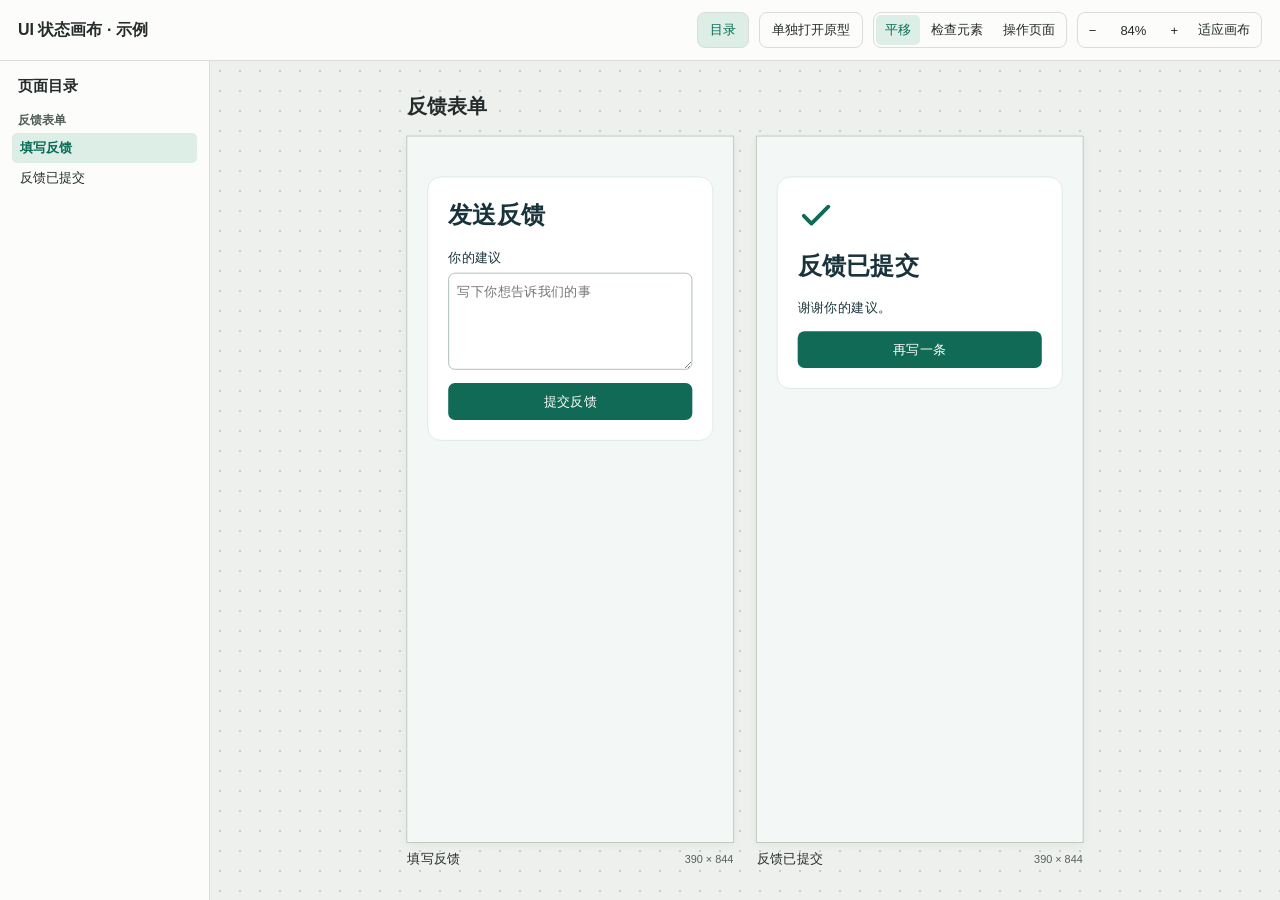
<file: ui-state-board/assets/canvas/index.html>
<!doctype html>
<html lang="zh-CN">
<head>
  <meta charset="utf-8">
  <meta name="viewport" content="width=device-width, initial-scale=1">
  <title>UI 状态画布</title>
  <link rel="stylesheet" href="canvas.css">
  <script src="canvas.js" defer></script>
</head>
<body>
  <header class="toolbar">
    <h1 id="board-title">UI 状态画布</h1>
    <div class="controls">
      <button type="button" id="directory-toggle" aria-controls="directory" aria-expanded="true">目录</button>
      <a id="prototype-link" class="prototype-link" target="_blank" rel="noopener" hidden>单独打开原型</a>
      <div class="control-group" role="group" aria-label="画布模式">
        <button type="button" data-mode="pan" aria-pressed="true">平移</button>
        <button type="button" data-mode="inspect" aria-pressed="false">检查元素</button>
        <button type="button" data-mode="interact" aria-pressed="false">操作页面</button>
      </div>
      <div class="control-group" role="group" aria-label="画布缩放">
        <button type="button" id="zoom-out" aria-label="缩小">−</button>
        <button type="button" id="zoom-reset" aria-label="恢复到 100%" title="恢复到 100%">100%</button>
        <button type="button" id="zoom-in" aria-label="放大">+</button>
        <button type="button" id="zoom-fit">适应画布</button>
      </div>
    </div>
  </header>

  <main class="workspace">
    <nav id="directory" class="directory" aria-labelledby="directory-title">
      <h2 id="directory-title">页面目录</h2>
      <div id="directory-groups"></div>
    </nav>
    <div id="viewport" class="viewport" data-mode="pan" aria-label="状态画布">
      <div id="scene" class="scene"></div>
      <p id="board-message" class="board-message" role="status" hidden></p>
    </div>
    <aside id="inspector" class="inspector" aria-label="元素检查" hidden>
      <h2>元素检查</h2>
      <label for="state-select">页面 / 状态</label>
      <select id="state-select"></select>
      <p id="frame-summary" class="summary" role="status"></p>
      <label for="element-select">页面元素</label>
      <select id="element-select" disabled></select>
      <dl id="selection-details" hidden>
        <dt>元素 ID</dt><dd id="selected-id"></dd>
        <dt>标签</dt><dd id="selected-tag"></dd>
      </dl>
      <div id="location-actions" class="location-actions" hidden>
        <button type="button" id="copy-location">复制组件 ID</button>
        <span id="copy-status" role="status"></span>
      </div>
    </aside>
  </main>
</body>
</html>
</file>
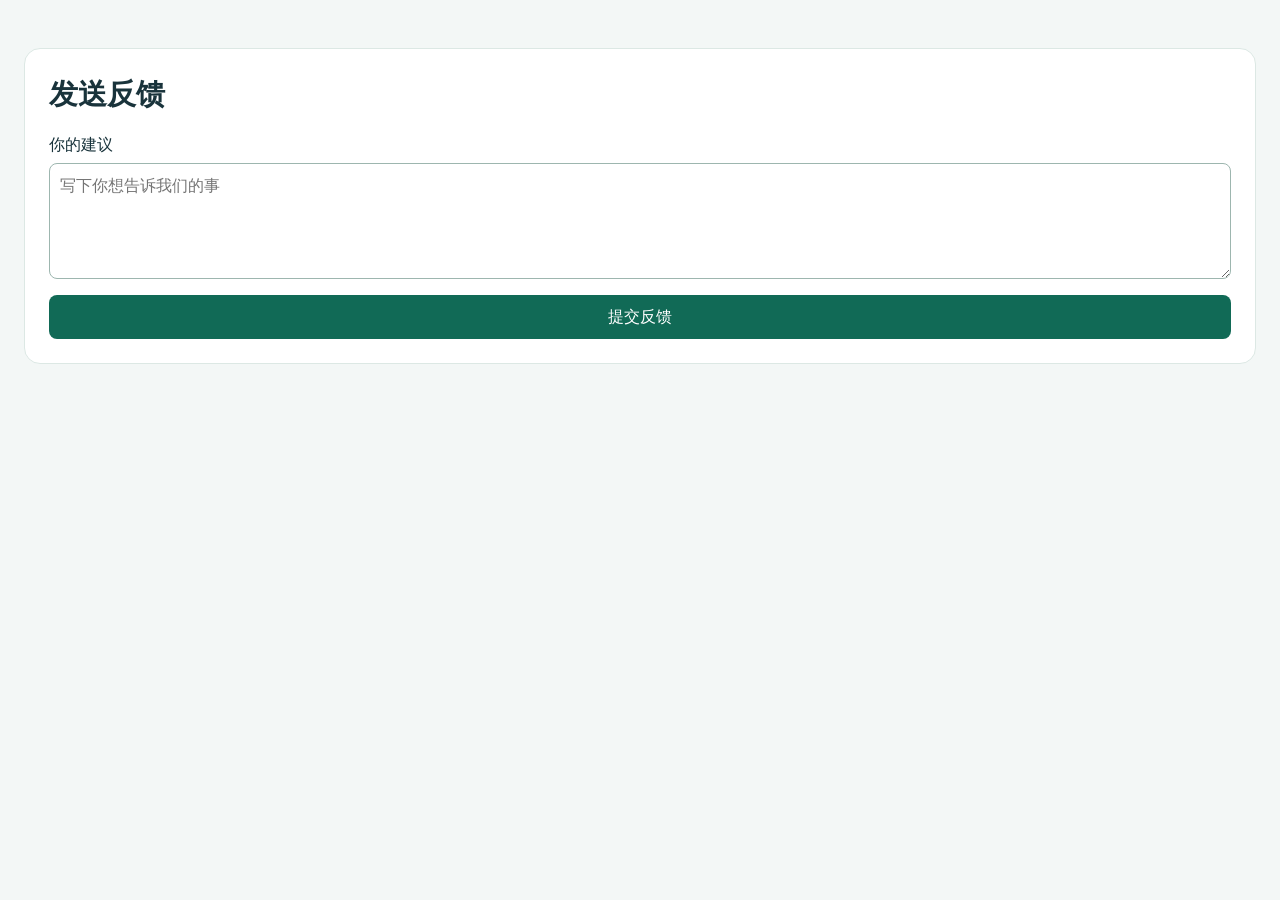
<file: ui-state-board/assets/canvas/example/feedback.html>
<!doctype html>
<html id="feedback-document" lang="zh-CN">
<head id="feedback-head">
  <meta id="feedback-charset" charset="utf-8">
  <meta id="feedback-viewport" name="viewport" content="width=device-width, initial-scale=1">
  <title id="feedback-title">反馈表单</title>
  <style id="feedback-styles">
    * { box-sizing: border-box; }
    body {
      margin: 0;
      min-height: 100vh;
      padding: 48px 24px;
      color: #19333b;
      background: #f3f7f6;
      font: 16px/1.5 system-ui, sans-serif;
    }
    [hidden] { display: none !important; }
    main { padding: 24px; background: white; border: 1px solid #dce8e4; border-radius: 16px; }
    h1 { margin: 0 0 14px; font-size: 29px; }
    label { display: block; margin: 16px 0 6px; }
    textarea { display: block; width: 100%; min-height: 116px; padding: 10px; border: 1px solid #9db6af; border-radius: 8px; font: inherit; }
    button { display: block; width: 100%; margin-top: 16px; padding: 10px; border: 0; border-radius: 8px; background: #116a56; color: white; font: inherit; cursor: pointer; }
    svg { display: block; width: 44px; height: 44px; margin-bottom: 16px; color: #116a56; }
  </style>
</head>
<body id="feedback-body">
  <main id="feedback-card">
    <form id="feedback-form">
      <h1 id="form-title">发送反馈</h1>
      <label id="message-label" for="message">你的建议</label>
      <textarea id="message" name="message" required placeholder="写下你想告诉我们的事"></textarea>
      <button id="submit-button" type="submit">提交反馈</button>
    </form>
    <section id="success-note" hidden>
      <svg id="success-icon" viewBox="0 0 24 24" aria-hidden="true">
        <path id="success-check" fill="none" stroke="currentColor" stroke-width="2.5" stroke-linecap="round" stroke-linejoin="round" d="m4 12 5 5L20 6"></path>
      </svg>
      <h1 id="success-title">反馈已提交</h1>
      <p id="success-description">谢谢你的建议。</p>
      <button id="return-button" type="button">再写一条</button>
    </section>
  </main>
  <script id="feedback-script">
    const form = document.getElementById("feedback-form");
    const success = document.getElementById("success-note");

    function showSent(sent) {
      form.hidden = sent;
      success.hidden = !sent;
    }

    showSent(new URL(location.href).searchParams.get("state") === "sent");
    form.addEventListener("submit", event => {
      event.preventDefault();
      showSent(true);
      document.getElementById("return-button").focus();
    });
    document.getElementById("return-button").addEventListener("click", () => {
      form.reset();
      showSent(false);
      document.getElementById("message").focus();
    });
  </script>
</body>
</html>
</file>
<file: ui-state-board/assets/canvas/canvas.css>
:root {
  color-scheme: light;
  font-family: -apple-system, BlinkMacSystemFont, "PingFang SC", "Microsoft YaHei", sans-serif;
  color: #242b2a;
  background: #eef0ed;
  --line: #d8ddd8;
  --accent: #086b55;
}

* { box-sizing: border-box; }
[hidden] { display: none !important; }

body {
  margin: 0;
  height: 100vh;
  height: 100dvh;
  display: grid;
  grid-template-rows: auto minmax(0, 1fr);
}

.toolbar {
  display: flex;
  flex-wrap: wrap;
  align-items: center;
  justify-content: space-between;
  gap: 12px;
  z-index: 1;
  padding: 12px 18px;
  border-bottom: 1px solid var(--line);
  background: #fcfdfb;
}

.toolbar h1 { margin: 0; font-size: 16px; font-weight: 650; }
.controls { display: flex; flex-wrap: wrap; gap: 10px; }
.control-group {
  display: flex;
  align-items: stretch;
  gap: 2px;
  padding: 2px;
  border: 1px solid var(--line);
  border-radius: 8px;
}

button, select { font: inherit; color: inherit; }
button {
  min-height: 30px;
  padding: 3px 9px;
  border: 0;
  border-radius: 5px;
  background: transparent;
  cursor: pointer;
  font-size: 13px;
}

button:hover { background: #edf1ed; }
button[aria-pressed="true"] { color: var(--accent); background: #dceee6; }
button:focus-visible, select:focus-visible, .prototype-link:focus-visible { outline: 2px solid var(--accent); outline-offset: 2px; }
#zoom-reset { min-width: 52px; font-variant-numeric: tabular-nums; }

#directory-toggle, .prototype-link {
  padding-inline: 12px;
  border: 1px solid var(--line);
  border-radius: 8px;
}
#directory-toggle[aria-expanded="true"] { color: var(--accent); background: #dceee6; }
.prototype-link {
  display: inline-flex;
  align-items: center;
  min-height: 30px;
  color: inherit;
  font-size: 13px;
  text-decoration: none;
}
.prototype-link:hover { background: #edf1ed; }

.workspace { display: flex; min-width: 0; min-height: 0; position: relative; }
.directory {
  flex: 0 0 210px;
  min-width: 0;
  padding: 16px 12px;
  overflow: auto;
  background: #fcfdfb;
  border-right: 1px solid var(--line);
}
.directory h2 { margin: 0 6px 16px; font-size: 15px; }
.directory-group + .directory-group { margin-top: 16px; }
.directory-group h3 { margin: 0 6px 4px; font-size: 12px; color: #515d57; }
.directory-group button {
  display: block;
  width: 100%;
  padding: 5px 8px;
  text-align: left;
  overflow-wrap: anywhere;
}
.directory-group button[aria-current="true"] { color: var(--accent); background: #dceee6; font-weight: 650; }
.viewport {
  flex: 1;
  position: relative;
  min-width: 0;
  overflow: hidden;
  background-color: #eef0ed;
  background-image: radial-gradient(#c7cec8 1px, transparent 1px);
  background-size: 20px 20px;
  touch-action: none;
  cursor: grab;
}

.viewport.is-dragging { cursor: grabbing; user-select: none; }
.scene {
  position: absolute;
  top: 0;
  left: 0;
  width: max-content;
  display: grid;
  gap: 56px;
  transform-origin: top left;
}

.group h2 { margin: 0 0 20px; font-size: 24px; }
.states { display: grid; gap: 28px; align-items: start; }
.state { margin: 0; }
.screen {
  position: relative;
  isolation: isolate;
  background: white;
  outline: 1px solid #b9c2ba;
  box-shadow: 0 4px 12px #22392c12;
}
.screen iframe { display: block; border: 0; }
.hit-layer { position: absolute; inset: 0; }
.viewport[data-mode="inspect"] .hit-layer { cursor: crosshair; }
.viewport[data-mode="interact"] .hit-layer { pointer-events: none; }
.state figcaption {
  display: flex;
  justify-content: space-between;
  align-items: baseline;
  gap: 8px;
  margin-top: 10px;
  font-size: 16px;
  overflow-wrap: anywhere;
}
.dimensions { color: #555f59; font-size: 13px; white-space: nowrap; }
.selection-layer { position: absolute; inset: 0; pointer-events: none; overflow: hidden; }
.selection-box {
  position: absolute;
  outline: 2px solid #008b6d;
  background: #00a67d24;
}

.inspector {
  flex: 0 0 264px;
  padding: 18px;
  min-width: 0;
  overflow: auto;
  background: #fcfdfb;
  border-left: 1px solid var(--line);
  font-size: 13px;
}
.inspector h2 { margin: 0 0 15px; font-size: 15px; }
.inspector label { display: block; margin-bottom: 6px; }
.inspector select {
  display: block;
  width: 100%;
  min-height: 32px;
  padding: 3px 6px;
  border-radius: 5px;
  border: 1px solid var(--line);
  background: white;
}
.summary { margin: 8px 0 14px; color: #515d57; line-height: 1.5; }
.summary[data-issue="true"] { color: #a13623; }
.summary[hidden] + label { margin-top: 14px; }
.inspector dt { margin-top: 10px; color: #515d57; }
.inspector dd { margin: 2px 0 0; font-family: ui-monospace, monospace; overflow-wrap: anywhere; }
.location-actions { display: flex; align-items: center; flex-wrap: wrap; gap: 8px; }
.location-actions button { border: 1px solid var(--line); background: #dceee6; color: var(--accent); }
.location-actions button:hover { background: #cfe7dc; }
#copy-status { color: #515d57; }
.board-message {
  position: absolute;
  margin: 18px;
  padding: 12px 16px;
  background: #fcfdfb;
  border: 1px solid var(--line);
  border-radius: 8px;
  cursor: default;
}

@media (max-width: 640px) {
  .workspace { flex-direction: column; }
  .directory {
    position: absolute;
    z-index: 1;
    inset: 0 auto 0 0;
    width: min(210px, 70vw);
    box-shadow: 6px 0 20px #22392c24;
  }
  .inspector { flex: 0 0 auto; max-height: 40%; border: 0; border-top: 1px solid var(--line); }
}
</file>
